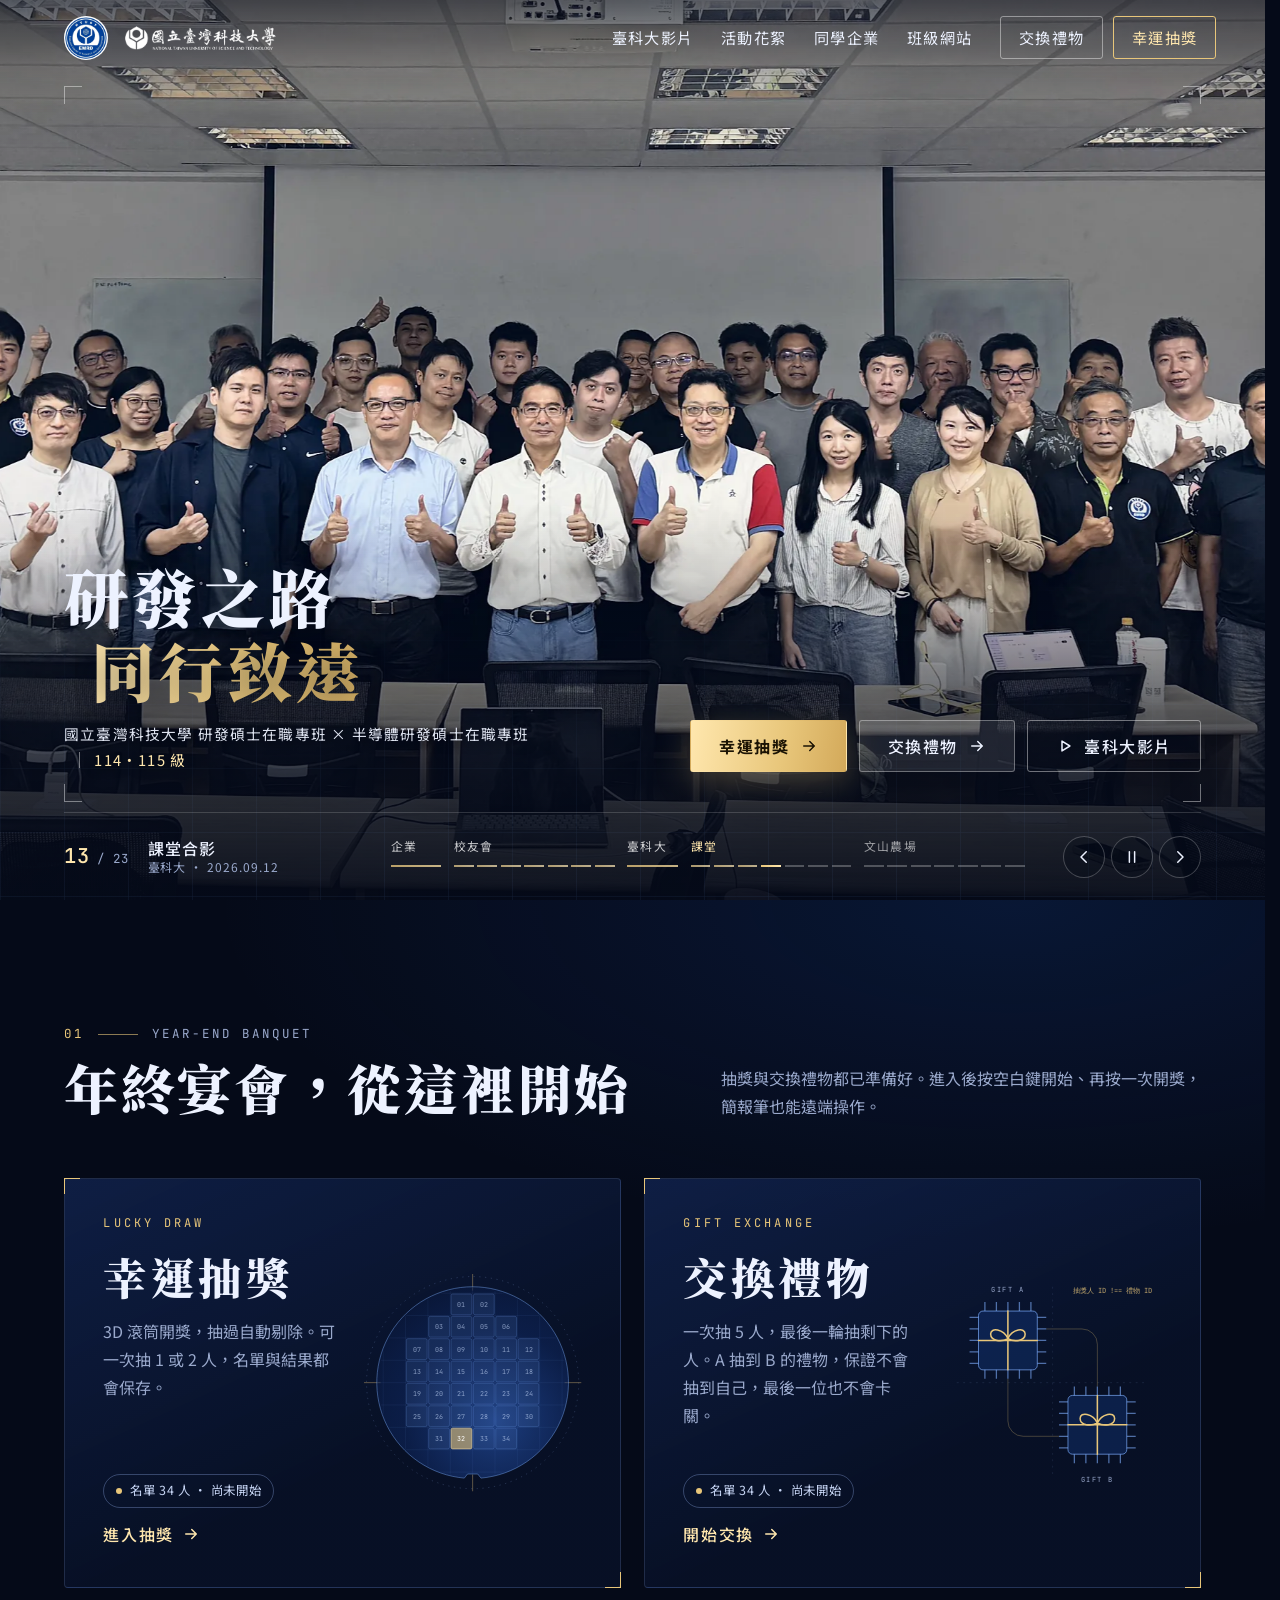
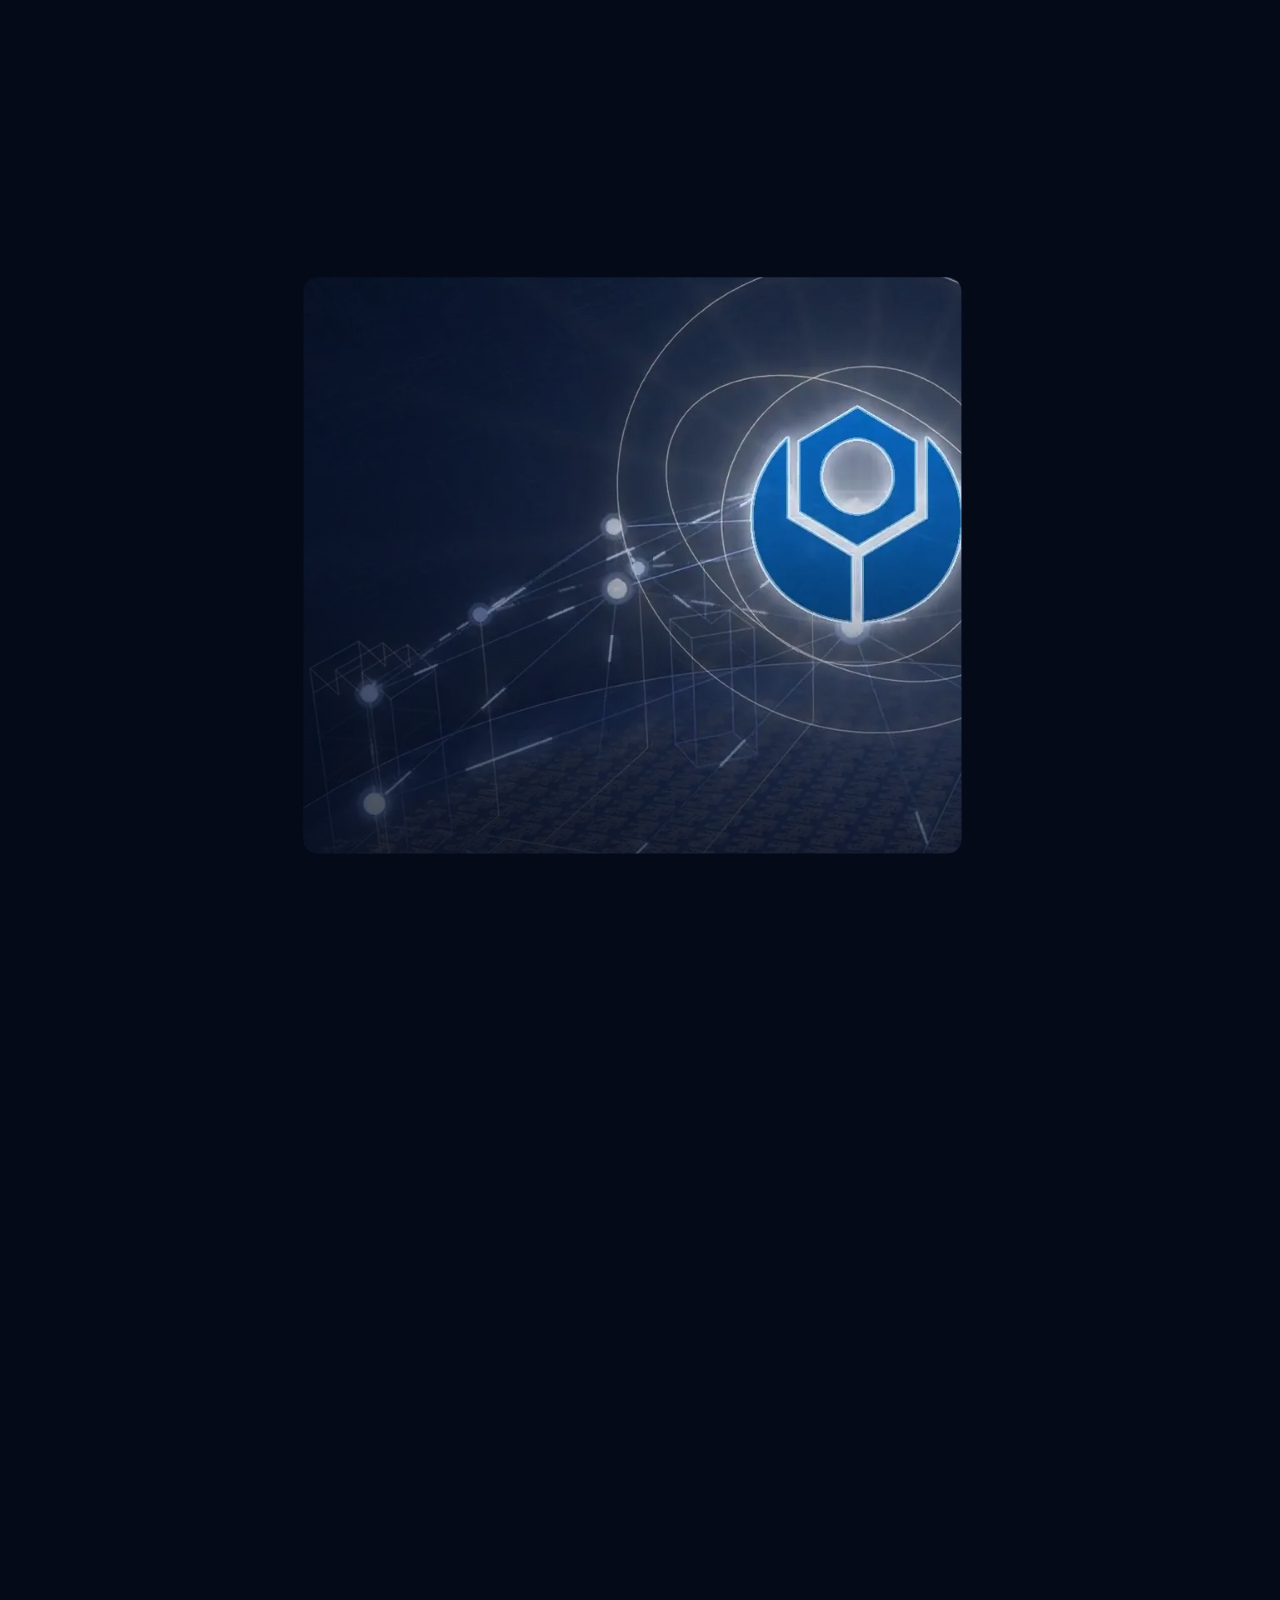
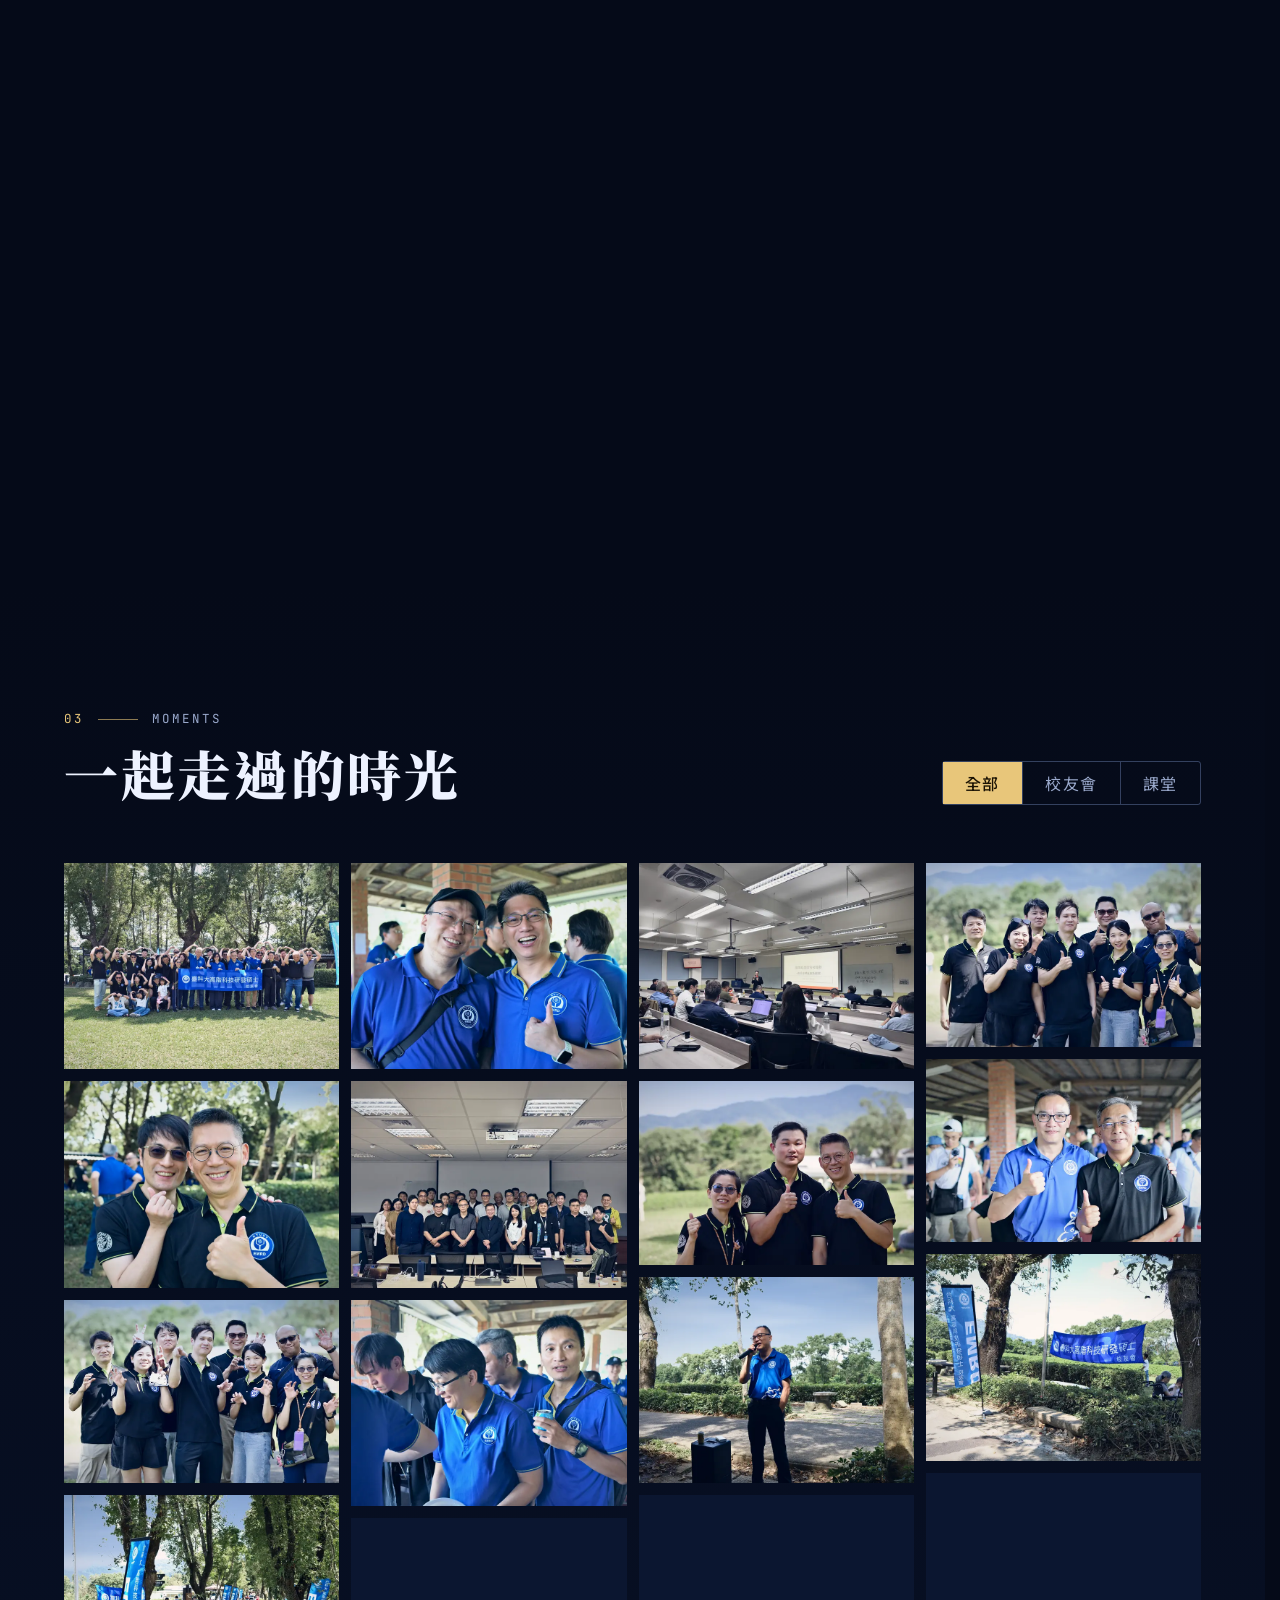
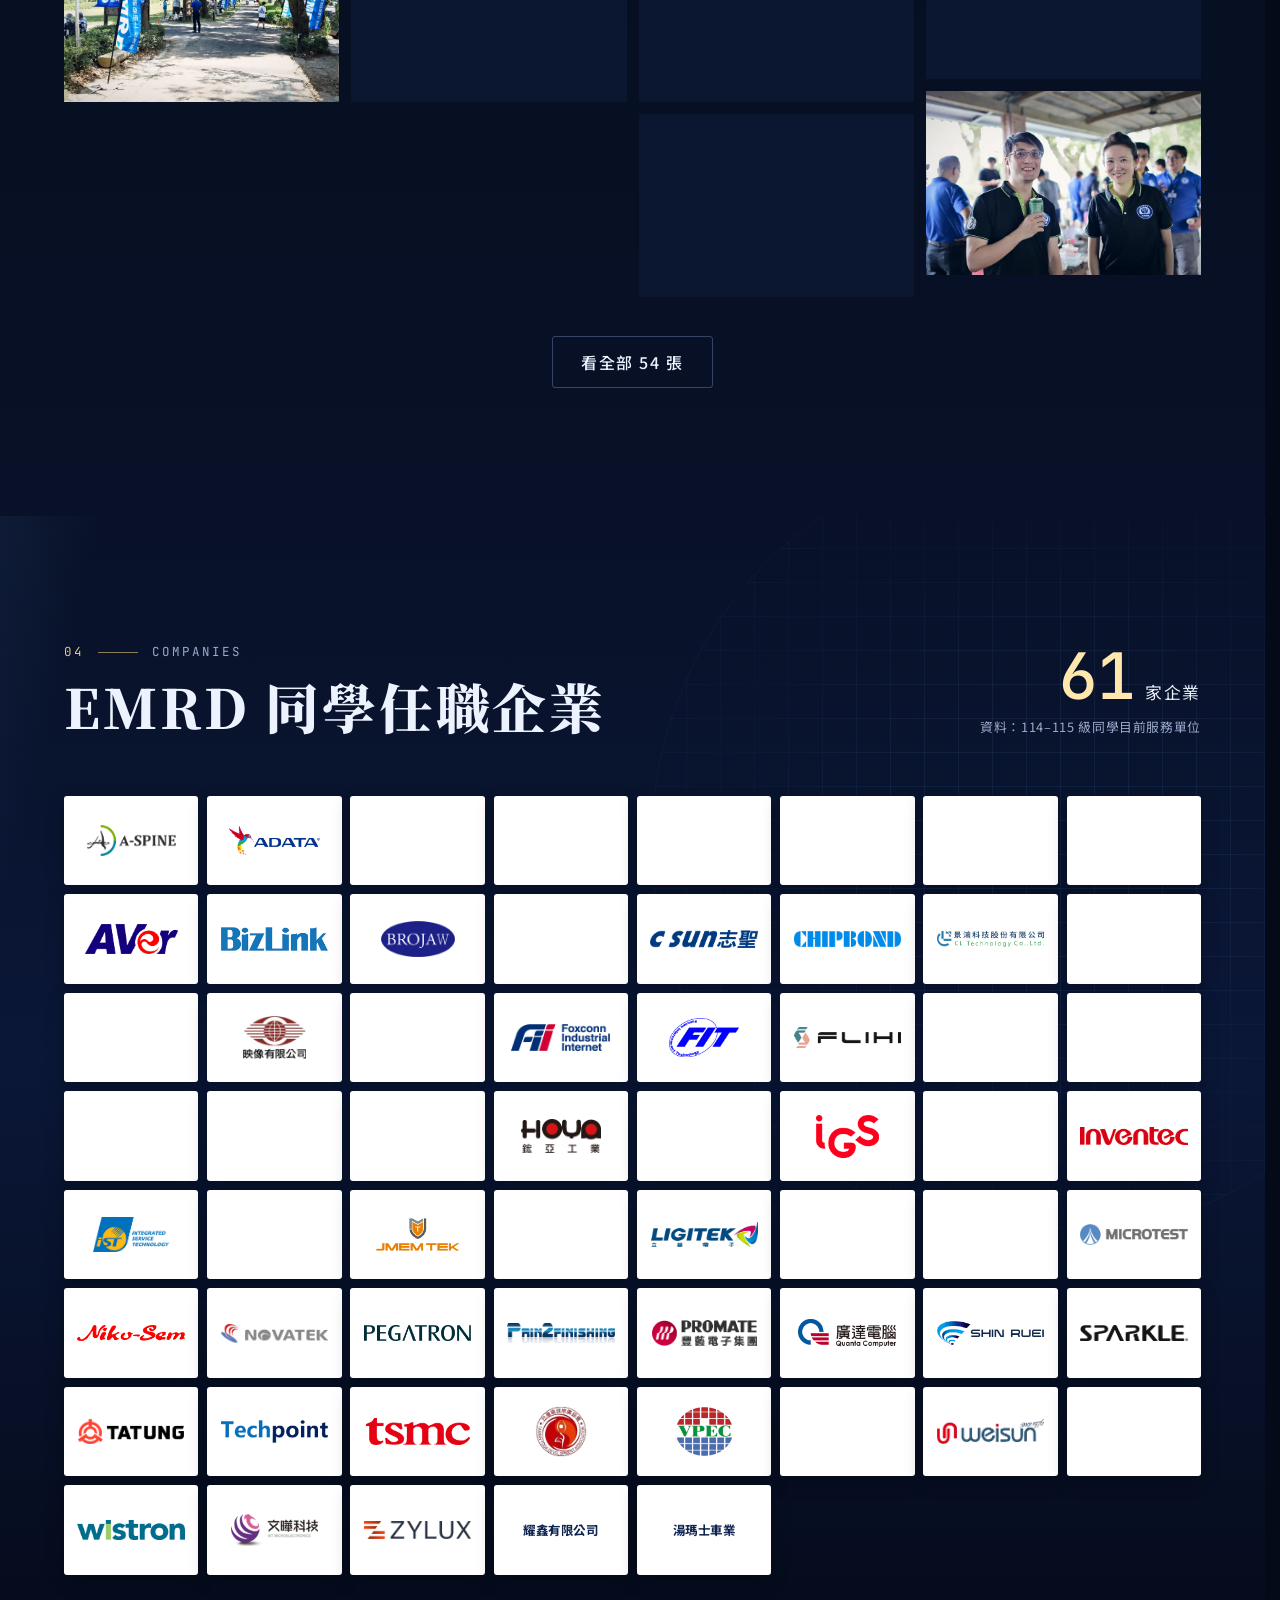
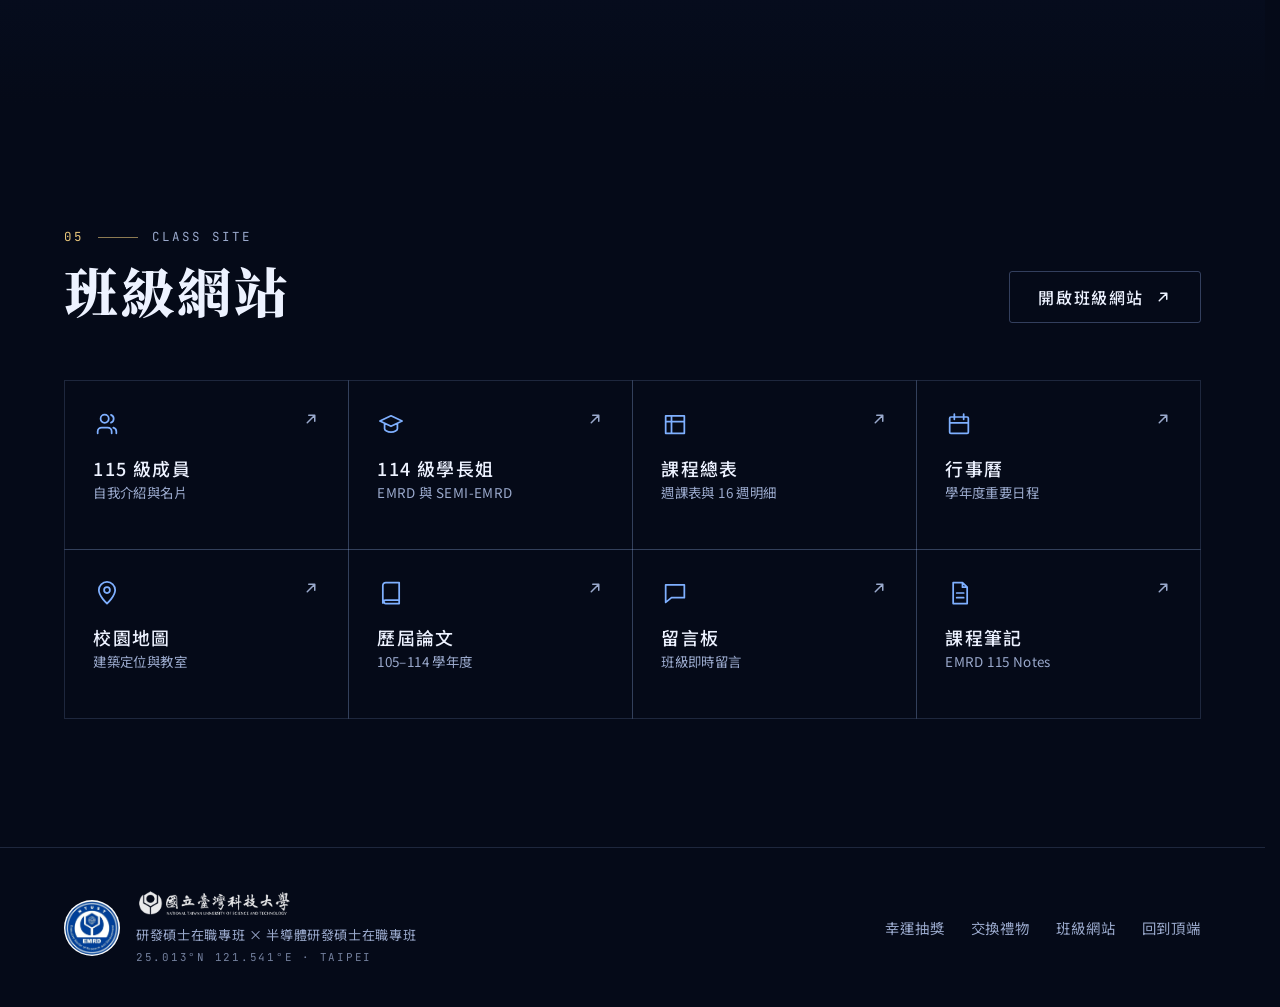
<file: index.html>
<!DOCTYPE html>
<html lang="zh-Hant-TW">
<head>
  <meta charset="utf-8">
  <meta name="viewport" content="width=device-width, initial-scale=1, viewport-fit=cover">
  <title>臺科大 EMRD × SEMI-EMRD｜班級入口</title>
  <meta name="description" content="國立臺灣科技大學 研發碩士在職專班 × 半導體研發碩士在職專班 114・115 級班級入口：活動花絮、幸運抽獎、交換禮物、同學任職企業。">
  <meta name="robots" content="noindex, nofollow">
  <meta name="theme-color" content="#050a18">
  <link rel="icon" type="image/png" href="assets/favicon.png">
  <!-- 線上字型（沒有網路時自動改用系統字型，功能不受影響） -->
  <link rel="preconnect" href="https://fonts.googleapis.com">
  <link rel="preconnect" href="https://fonts.gstatic.com" crossorigin>
  <link rel="stylesheet" href="https://fonts.googleapis.com/css2?family=JetBrains+Mono:wght@400;500&family=Noto+Sans+TC:wght@300;400;500;700&family=Noto+Serif+TC:wght@600;900&display=swap">
  <link rel="preload" as="image" href="assets/portal/logo-wall-poster.webp" media="(min-aspect-ratio: 801/1000)" fetchpriority="high">
  <link rel="preload" as="image" href="assets/portal/logo-wall-poster-m.webp" media="(max-aspect-ratio: 4/5)" fetchpriority="high">
  <link rel="stylesheet" href="css/portal.css">
  <script>document.documentElement.classList.add('js');</script>
</head>
<body>
  <a class="skip" href="#entry">跳至主要內容</a>

  <!-- ===== 導覽列 ===== -->
  <header class="nav" id="nav">
    <a class="nav-brand" href="#top" aria-label="回到頁首">
      <img class="nav-badge" src="assets/emrd-logo.png" alt="NTUST EMRD" width="44" height="44">
      <img class="nav-ntust" src="assets/ntust-logo.png" alt="國立臺灣科技大學" width="208" height="40">
    </a>
    <button class="nav-toggle" id="navToggle" type="button" aria-label="開啟選單" aria-expanded="false" aria-controls="navLinks"><i></i><i></i></button>
    <nav class="nav-links" id="navLinks" aria-label="主要導覽">
      <a href="#film">臺科大影片</a>
      <a href="#moments">活動花絮</a>
      <a href="#companies">同學企業</a>
      <a href="#links">班級網站</a>
      <a class="nav-cta" href="lucky-draw.html?mode=exchange">交換禮物</a>
      <a class="nav-cta gold" href="lucky-draw.html?mode=prize">幸運抽獎</a>
    </nav>
  </header>

  <main>
    <!-- ===== 首屏：Logo 牆動畫、校友會、臺科大影片、課堂、活動照片輪播 ===== -->
    <section class="hero on-film on-wall" id="top" aria-roledescription="carousel" aria-label="企業 Logo 牆動畫與活動照片輪播">
      <div class="hero-stage" id="heroStage">
        <div class="slide slide-film slide-wall is-active">
          <picture>
            <source media="(max-aspect-ratio: 4/5)" srcset="assets/portal/logo-wall-poster-m.webp">
            <img class="film-poster" src="assets/portal/logo-wall-poster.webp" alt="">
          </picture>
          <video muted playsinline preload="auto" aria-label="EMRD 同學任職企業 Logo 牆動畫：61 家企業"></video>
        </div>
      </div>
      <div class="hero-shade" aria-hidden="true"></div>
      <div class="hero-blueprint" aria-hidden="true"></div>
      <div class="hero-sweep" id="heroSweep" aria-hidden="true"></div>
      <div class="hero-hud" aria-hidden="true">
        <span class="hud-corner tl"></span><span class="hud-corner tr"></span>
        <span class="hud-corner bl"></span><span class="hud-corner br"></span>
      </div>

      <div class="hero-copy">
        <div class="hero-head">
          <h1 class="hero-title">
            <span class="ln"><span>研發之路</span></span>
            <span class="ln"><span class="grad">同行致遠</span></span>
          </h1>
          <p class="hero-lede">國立臺灣科技大學 研發碩士在職專班 ×&nbsp;半導體研發碩士在職專班<span class="hero-class">114・115 級</span></p>
        </div>
        <div class="hero-cta">
          <a class="btn gold" href="lucky-draw.html?mode=prize">幸運抽獎<svg viewBox="0 0 24 24" aria-hidden="true"><path d="M5 12h13M13 6l6 6-6 6"/></svg></a>
          <a class="btn glass" href="lucky-draw.html?mode=exchange">交換禮物<svg viewBox="0 0 24 24" aria-hidden="true"><path d="M5 12h13M13 6l6 6-6 6"/></svg></a>
          <a class="btn line" href="#film"><svg viewBox="0 0 24 24" aria-hidden="true"><path d="M8 5.5v13l10.5-6.5z"/></svg>臺科大影片</a>
        </div>
      </div>

      <div class="hero-bar">
        <div class="hero-cap" id="heroCap">
          <span class="hero-idx"><b>01</b><i>/ 23</i></span>
          <span class="hero-txt"><b>EMRD 同學任職企業</b><small>61 家企業 · 114–115 級</small></span>
        </div>
        <div class="hero-ticks" id="heroTicks" role="group" aria-label="選擇輪播項目"></div>
        <div class="hero-ctrl">
          <button type="button" id="heroPrev" aria-label="上一張"><svg viewBox="0 0 24 24" aria-hidden="true"><path d="M15 5l-7 7 7 7"/></svg></button>
          <button type="button" id="heroPlay" aria-label="暫停輪播"><svg viewBox="0 0 24 24" aria-hidden="true"><path class="ico-pause" d="M8.5 5v14M15.5 5v14"/><path class="ico-play" d="M8 5.5v13l10.5-6.5z"/></svg></button>
          <button type="button" id="heroNext" aria-label="下一張"><svg viewBox="0 0 24 24" aria-hidden="true"><path d="M9 5l7 7-7 7"/></svg></button>
        </div>
      </div>
    </section>

    <!-- ===== 01 年終宴會：抽獎與交換禮物 ===== -->
    <section class="entry section" id="entry">
      <div class="wrap">
        <header class="sec-head reveal">
          <div>
            <p class="sec-no"><span>01</span>YEAR-END BANQUET</p>
            <h2>年終宴會，從這裡開始</h2>
          </div>
          <p class="sec-desc">抽獎與交換禮物都已準備好。進入後按空白鍵開始、再按一次開獎，簡報筆也能遠端操作。</p>
        </header>

        <div class="duo">
          <a class="card card-draw reveal" href="lucky-draw.html?mode=prize">
            <span class="corner tl"></span><span class="corner br"></span>
            <div class="card-body">
              <p class="card-kicker">LUCKY DRAW</p>
              <h3>幸運抽獎</h3>
              <p class="card-text">3D 滾筒開獎，抽過自動剔除。可一次抽 1 或 2 人，名單與結果都會保存。</p>
              <div class="card-foot">
                <span class="chip" id="prizeStatus">名單準備中</span>
                <span class="go">進入抽獎<svg viewBox="0 0 24 24" aria-hidden="true"><path d="M5 12h13M13 6l6 6-6 6"/></svg></span>
              </div>
            </div>
            <div class="card-art">
              <svg class="wafer" id="waferArt" viewBox="-170 -170 340 340" role="img" aria-label="晶圓示意圖：每一顆晶粒代表一位同學"></svg>
            </div>
          </a>

          <a class="card card-swap reveal" href="lucky-draw.html?mode=exchange" style="--d:90ms">
            <span class="corner tl"></span><span class="corner br"></span>
            <div class="card-body">
              <p class="card-kicker">GIFT EXCHANGE</p>
              <h3>交換禮物</h3>
              <p class="card-text">一次抽 5 人，最後一輪抽剩下的人。A 抽到 B 的禮物，保證不會抽到自己，最後一位也不會卡關。</p>
              <div class="card-foot">
                <span class="chip" id="swapStatus">名單準備中</span>
                <span class="go">開始交換<svg viewBox="0 0 24 24" aria-hidden="true"><path d="M5 12h13M13 6l6 6-6 6"/></svg></span>
              </div>
            </div>
            <div class="card-art">
              <svg class="swap" viewBox="0 0 340 340" role="img" aria-label="兩顆綁著緞帶的晶片互相交換">
                <defs>
                  <g id="giftChip">
                    <path class="a-pin" d="M-36-60v14M-18-60v14M0-60v14M18-60v14M36-60v14M-36 46v14M-18 46v14M0 46v14M18 46v14M36 46v14M-60-36h14M-60-18h14M-60 0h14M-60 18h14M-60 36h14M46-36h14M46-18h14M46 0h14M46 18h14M46 36h14"/>
                    <rect class="a-body" x="-46" y="-46" width="92" height="92" rx="7"/>
                    <path class="a-ribbon" d="M0-46V46M-46 0H46"/>
                    <path class="a-ribbon" d="M0-3c-7-15-27-18-27-7s17 13 27 7zM0-3c7-15 27-18 27-7s-17 13-27 7z"/>
                  </g>
                </defs>
                <path class="a-guide" d="M20 170h300M170 20v300"/>
                <use href="#giftChip" transform="translate(100 104)"/>
                <use href="#giftChip" transform="translate(240 236)"/>
                <path class="a-trace" d="M160 86h56a24 24 0 0 1 24 24v66"/>
                <path class="a-trace" d="M180 254h-56a24 24 0 0 1-24-24v-66"/>
                <path class="a-pulse" d="M160 86h56a24 24 0 0 1 24 24v66"/>
                <path class="a-pulse pulse-b" d="M180 254h-56a24 24 0 0 1-24-24v-66"/>
                <text class="a-label" x="100" y="28" text-anchor="middle">GIFT A</text>
                <text class="a-label" x="240" y="326" text-anchor="middle">GIFT B</text>
                <text class="a-code" x="326" y="30" text-anchor="end">抽獎人 ID !== 禮物 ID</text>
              </svg>
            </div>
          </a>
        </div>
      </div>
    </section>

    <!-- ===== 02 臺科大形象動畫 ===== -->
    <section class="film" id="film" aria-label="臺科大形象動畫">
      <div class="film-sticky">
        <div class="film-frame" id="filmFrame">
          <video id="filmVideo" src="assets/video/hero-bg.mp4" poster="assets/portal/film-poster.webp" muted loop playsinline preload="metadata" aria-label="臺科大形象動畫：晶片藍圖、晶圓到 EMRD 徽章"></video>
          <div class="film-shade" aria-hidden="true"></div>
        </div>
        <div class="film-copy">
          <p class="sec-no"><span>02</span>TAIWAN TECH</p>
          <h2>從藍圖到晶圓<br><span class="grad">從課堂到產業</span></h2>
          <p class="film-text">來自 61 家企業的同學，在國立臺灣科技大學一起研發、一起前行。</p>
        </div>
        <dl class="film-stats">
          <div><dt>學程</dt><dd><b>2</b><small>EMRD × SEMI-EMRD</small></dd></div>
          <div><dt>屆別</dt><dd><b>114</b><i>・</i><b>115</b><small>級</small></dd></div>
          <div><dt>任職企業</dt><dd><b data-count="61">61</b><small>家</small></dd></div>
          <div><dt>歷屆論文</dt><dd><b data-count="229">229</b><small>篇（105–114 學年度）</small></dd></div>
        </dl>
        <button class="film-toggle" id="filmToggle" type="button" aria-label="暫停影片"><svg viewBox="0 0 24 24" aria-hidden="true"><path class="ico-pause" d="M8.5 5v14M15.5 5v14"/><path class="ico-play" d="M8 5.5v13l10.5-6.5z"/></svg></button>
      </div>
    </section>

    <!-- ===== 03 活動花絮 ===== -->
    <section class="moments section" id="moments">
      <div class="wrap">
        <header class="sec-head reveal">
          <div>
            <p class="sec-no"><span>03</span>MOMENTS</p>
            <h2>一起走過的時光</h2>
          </div>
          <div class="seg" role="group" aria-label="篩選照片">
            <button type="button" class="on" data-kind="all">全部</button>
            <button type="button" data-kind="event">校友會</button>
            <button type="button" data-kind="class">課堂</button>
          </div>
        </header>
        <div class="masonry" id="masonry"></div>
        <div class="more"><button type="button" class="btn line" id="moreBtn">看全部</button></div>
      </div>
    </section>

    <!-- ===== 04 同學企業 Logo 牆 ===== -->
    <section class="companies section" id="companies">
      <div class="wafer-bg" aria-hidden="true"></div>
      <div class="wrap">
        <header class="sec-head reveal">
          <div>
            <p class="sec-no"><span>04</span>COMPANIES</p>
            <h2>EMRD 同學任職企業</h2>
          </div>
          <div class="co-count">
            <p><b data-count="61">61</b><span>家企業</span></p>
            <small>資料：114–115 級同學目前服務單位</small>
          </div>
        </header>
        <ul class="logo-wall" id="logoWall"></ul>
      </div>
    </section>

    <!-- ===== 05 班級網站 ===== -->
    <section class="links section" id="links">
      <div class="wrap">
        <header class="sec-head reveal">
          <div>
            <p class="sec-no"><span>05</span>CLASS SITE</p>
            <h2>班級網站</h2>
          </div>
          <a class="btn line" href="https://emrd115.netlify.app/" target="_blank" rel="noopener">開啟班級網站<svg viewBox="0 0 24 24" aria-hidden="true"><path d="M7 17 17 7M9 7h8v8"/></svg></a>
        </header>
        <div class="link-grid" id="linkGrid"></div>
      </div>
    </section>
  </main>

  <footer class="foot">
    <div class="wrap foot-in">
      <div class="foot-brand">
        <img src="assets/emrd-logo.png" alt="NTUST EMRD" width="56" height="56">
        <div>
          <img class="foot-ntust" src="assets/ntust-logo.png" alt="國立臺灣科技大學" width="240" height="46">
          <p>研發碩士在職專班 × 半導體研發碩士在職專班</p>
          <p class="foot-geo">25.013°N 121.541°E · TAIPEI</p>
        </div>
      </div>
      <nav class="foot-nav" aria-label="頁尾連結">
        <a href="lucky-draw.html?mode=prize">幸運抽獎</a>
        <a href="lucky-draw.html?mode=exchange">交換禮物</a>
        <a href="https://emrd115.netlify.app/" target="_blank" rel="noopener">班級網站</a>
        <a href="#top">回到頂端</a>
      </nav>
    </div>
  </footer>

  <!-- ===== 照片燈箱 ===== -->
  <dialog class="lightbox" id="lightbox" aria-label="照片檢視">
    <button type="button" class="lb-close" id="lbClose" aria-label="關閉"><svg viewBox="0 0 24 24" aria-hidden="true"><path d="M6 6l12 12M18 6 6 18"/></svg></button>
    <button type="button" class="lb-nav prev" id="lbPrev" aria-label="上一張"><svg viewBox="0 0 24 24" aria-hidden="true"><path d="M15 5l-7 7 7 7"/></svg></button>
    <figure>
      <img id="lbImg" alt="">
      <figcaption><b id="lbCap"></b><span id="lbMeta"></span></figcaption>
    </figure>
    <button type="button" class="lb-nav next" id="lbNext" aria-label="下一張"><svg viewBox="0 0 24 24" aria-hidden="true"><path d="M9 5l7 7-7 7"/></svg></button>
  </dialog>

  <script src="js/data.js"></script>
  <script src="js/portal-data.js"></script>
  <script src="js/portal.js"></script>
</body>
</html>
</file>
<file: css/portal.css>
/* =========================================================
 * EMRD 班級入口首頁
 * 視覺語言取自臺科大影片：藍圖格線、金色走線、晶圓
 * ========================================================= */
:root {
  --ink: #050a18;
  --ink-2: #081127;
  --panel: #0b1630;
  --blue: #024395;
  --blue-2: #1f5fd6;
  --sky: #7fb0ff;
  --gold: #e8c67a;
  --gold-hi: #ffe7ae;
  --text: #edf2ff;
  --muted: #9aa9cc;
  --line: rgba(160, 190, 255, .16);
  --line-2: rgba(160, 190, 255, .3);
  --serif: "Noto Serif TC", "Source Han Serif TC", "Songti TC", "Microsoft JhengHei", serif;
  --sans: "Noto Sans TC", "Source Han Sans TC", "PingFang TC", "Microsoft JhengHei", system-ui, sans-serif;
  --mono: "JetBrains Mono", "SFMono-Regular", Consolas, "Liberation Mono", monospace;
  --gutter: clamp(20px, 5vw, 88px);
  --nav-h: 76px;
  --ease: cubic-bezier(.2, .7, .2, 1);
}

*, *::before, *::after { box-sizing: border-box; }
html {
  background: var(--ink);
  scroll-padding-top: calc(var(--nav-h) + 8px);
  scrollbar-gutter: stable;
  -webkit-text-size-adjust: 100%;
}
html.lb-open { overflow: hidden; }
@media (prefers-reduced-motion: no-preference) {
  html { scroll-behavior: smooth; }
}
body {
  margin: 0;
  background: var(--ink);
  color: var(--text);
  font-family: var(--sans);
  font-size: 16px;
  line-height: 1.75;
  -webkit-font-smoothing: antialiased;
  overflow-x: clip;
}
img, video, svg { display: block; }
a { color: inherit; text-decoration: none; }
button { font: inherit; color: inherit; }
p, h1, h2, h3, dl, dd { margin: 0; }
[hidden] { display: none !important; }
:focus-visible { outline: 2px solid var(--gold-hi); outline-offset: 3px; }
::selection { background: var(--blue-2); color: #fff; }

.skip {
  position: fixed; top: 10px; left: 10px; z-index: 100;
  padding: 8px 16px; background: var(--gold); color: #1a1204; font-weight: 700;
  transform: translateY(-200%);
}
.skip:focus { transform: none; }

.wrap { width: min(1920px, 100%); margin-inline: auto; padding-inline: var(--gutter); }
.section { position: relative; padding-block: clamp(76px, 10vw, 156px); }

.grad {
  background: linear-gradient(100deg, var(--gold-hi) 0%, var(--gold) 58%, #d8b163 100%);
  -webkit-background-clip: text;
  background-clip: text;
  color: transparent;
}

/* 轉角記號 */
.corner {
  position: absolute; width: 16px; height: 16px; pointer-events: none;
  border: 0 solid var(--gold);
  transition: width .35s var(--ease), height .35s var(--ease), opacity .35s;
}
.corner.tl { top: -1px; left: -1px; border-width: 1px 0 0 1px; }
.corner.br { right: -1px; bottom: -1px; border-width: 0 1px 1px 0; }

/* 區塊標題 */
.sec-head {
  display: flex; flex-wrap: wrap; align-items: flex-end; justify-content: space-between;
  gap: 24px 48px; margin-bottom: clamp(32px, 4.5vw, 64px);
}
.sec-no {
  display: flex; align-items: center; gap: 14px; margin-bottom: 14px;
  font: 400 .78rem/1 var(--mono); letter-spacing: .24em; color: var(--muted);
}
.sec-no span { color: var(--gold); }
.sec-no span::after {
  content: ''; display: inline-block; width: 40px; height: 1px; margin-left: 14px;
  background: var(--gold); opacity: .6; vertical-align: middle;
}
h2 {
  font-family: var(--serif); font-weight: 900;
  font-size: clamp(2rem, 4.2vw, 3.75rem); line-height: 1.22; letter-spacing: .05em;
}
.sec-desc { max-width: 30em; color: var(--muted); }

/* 捲動進場（用獨立的 translate，不會跟卡片傾斜的 transform 打架） */
.js .reveal {
  opacity: 0; translate: 0 26px;
  transition: opacity .9s var(--ease) var(--d, 0ms), translate .9s var(--ease) var(--d, 0ms);
}
.js .reveal.in { opacity: 1; translate: 0 0; }

/* ---------- 按鈕 ---------- */
.btn {
  position: relative; overflow: hidden;
  display: inline-flex; align-items: center; justify-content: center; gap: 10px;
  min-height: 52px; padding: 0 28px; border: 1px solid transparent; border-radius: 3px;
  background: none; cursor: pointer; white-space: nowrap;
  font-weight: 500; letter-spacing: .1em;
  transition: background-color .3s, border-color .3s, color .3s, box-shadow .3s, transform .3s var(--ease);
}
.btn svg {
  width: 18px; height: 18px; flex: none;
  fill: none; stroke: currentColor; stroke-width: 2; stroke-linecap: round; stroke-linejoin: round;
  transition: transform .3s var(--ease);
}
.btn:hover svg { transform: translateX(3px); }
.btn:hover { transform: translateY(-2px); }
.btn.gold {
  background: linear-gradient(100deg, var(--gold-hi), var(--gold) 60%, #d3a95a);
  color: #1b1304; font-weight: 700;
  box-shadow: 0 10px 34px rgba(232, 198, 122, .28);
}
.btn.gold::after {
  content: ''; position: absolute; inset: 0 auto 0 -40%; width: 30%;
  background: linear-gradient(90deg, transparent, rgba(255, 255, 255, .75), transparent);
  transform: skewX(-20deg);
  transition: left .7s var(--ease);
}
.btn.gold:hover { box-shadow: 0 14px 44px rgba(232, 198, 122, .46); }
.btn.gold:hover::after { left: 115%; }
.btn.glass {
  background: rgba(255, 255, 255, .1); border-color: rgba(255, 255, 255, .34);
  -webkit-backdrop-filter: blur(14px); backdrop-filter: blur(14px);
}
.btn.glass:hover { background: rgba(255, 255, 255, .2); border-color: rgba(255, 255, 255, .6); }
.btn.line { border-color: var(--line-2); }
.btn.line:hover { border-color: var(--gold); color: var(--gold-hi); }

/* ---------- 導覽列 ---------- */
.nav {
  position: fixed; inset: 0 0 auto; z-index: 50;
  display: flex; align-items: center; justify-content: space-between; gap: 24px;
  height: var(--nav-h); padding-inline: var(--gutter);
  border-bottom: 1px solid transparent;
  transition: background-color .4s, border-color .4s, height .4s var(--ease);
}
.nav.is-solid, .nav.is-open {
  height: 64px;
  background: rgba(5, 10, 24, .82); border-bottom-color: var(--line);
  -webkit-backdrop-filter: blur(16px) saturate(1.3); backdrop-filter: blur(16px) saturate(1.3);
}
.nav-brand { display: flex; align-items: center; gap: 14px; min-width: 0; }
.nav-badge { width: 44px; height: 44px; flex: none; padding: 1px; border-radius: 50%; background: #fff; }
.nav-ntust { width: auto; height: 30px; min-width: 0; object-fit: contain; filter: brightness(0) invert(1); }
.nav-links { display: flex; align-items: center; gap: clamp(16px, 2.2vw, 34px); font-size: .95rem; letter-spacing: .08em; }
.nav-links a { position: relative; padding: 6px 0; white-space: nowrap; }
.nav-links a:not(.nav-cta)::after {
  content: ''; position: absolute; inset: auto 0 0; height: 1px; background: var(--gold);
  transform: scaleX(0); transform-origin: left; transition: transform .35s var(--ease);
}
.nav-links a:not(.nav-cta):hover::after { transform: scaleX(1); }
.nav-cta {
  padding: 7px 18px !important; border: 1px solid rgba(255, 255, 255, .42); border-radius: 3px;
  transition: background-color .3s, border-color .3s, color .3s;
}
.nav-cta + .nav-cta { margin-left: calc(10px - clamp(16px, 2.2vw, 34px)); }
.nav-cta.gold { border-color: var(--gold); color: var(--gold-hi); }
.nav-cta:hover, .nav-cta.gold:hover { background: var(--gold); border-color: var(--gold); color: #1b1304; }
.nav-toggle { display: none; width: 44px; height: 44px; padding: 0; border: 0; background: none; cursor: pointer; position: relative; }
.nav-toggle i {
  position: absolute; left: 10px; right: 10px; height: 2px; background: #fff;
  transition: transform .3s var(--ease), top .3s var(--ease);
}
.nav-toggle i:nth-child(1) { top: 17px; }
.nav-toggle i:nth-child(2) { top: 25px; }
.nav.is-open .nav-toggle i:nth-child(1) { top: 21px; transform: rotate(45deg); }
.nav.is-open .nav-toggle i:nth-child(2) { top: 21px; transform: rotate(-45deg); }

/* ---------- 首屏輪播 ---------- */
.hero {
  --bar-h: 88px;
  position: relative; height: 100vh; height: 100svh; min-height: 560px;
  overflow: hidden; background: var(--ink); isolation: isolate;
}
.hero-stage { position: absolute; inset: 0; }
.slide { position: absolute; inset: 0; opacity: 0; overflow: hidden; }
.slide.is-prev { opacity: 1; z-index: 1; }
.slide.is-active { opacity: 1; z-index: 2; animation: slideFade 1.5s ease both; }
.slide img, .slide video {
  width: 100%; height: 100%; object-fit: cover;
  object-position: var(--ox, 50%) var(--oy, 50%);
  transform-origin: var(--ox, 50%) var(--oy, 50%);
}
.slide:not(.slide-film).is-active img, .slide:not(.slide-film).is-prev img { will-change: transform; animation: burnsIn 10s cubic-bezier(.3, .3, .5, 1) both; }
.slide:not(.slide-film):nth-child(even).is-active img, .slide:not(.slide-film):nth-child(even).is-prev img { animation-name: burnsOut; }
/* 影片：下層是開場靜態圖，影片有畫面後自然蓋上去 */
.slide-film { background: var(--ink); }
.slide picture { display: contents; }
.slide-film .film-poster, .slide-film video { position: absolute; inset: 0; }
/* Logo 牆影片：牆在畫面上方，裁切時保留上緣；介於直式與 16:10 之間的螢幕改成以寬度為準，兩側的 Logo 才不會被切掉 */
.slide-wall .film-poster, .slide-wall video { object-position: 50% 0; }
@media (min-aspect-ratio: 801/1000) and (max-aspect-ratio: 8/5) {
  .slide-wall .film-poster, .slide-wall video {
    inset: 0 auto auto -16%; width: 132%; max-width: none; height: auto; aspect-ratio: 2240 / 1080;
    -webkit-mask-image: linear-gradient(#000 76%, transparent);
    mask-image: linear-gradient(#000 76%, transparent);
  }
}
.hero.is-paused .slide img { animation-play-state: paused; }
@keyframes slideFade { from { opacity: 0; } to { opacity: 1; } }
@keyframes burnsIn { from { transform: scale(1.002); } to { transform: scale(1.07); } }
@keyframes burnsOut { from { transform: scale(1.07); } to { transform: scale(1.002); } }

.hero-shade {
  position: absolute; inset: 0; z-index: 3; pointer-events: none;
  background:
    linear-gradient(180deg, rgba(5, 10, 24, .62) 0%, rgba(5, 10, 24, .18) 10%, rgba(5, 10, 24, 0) 17%),
    linear-gradient(0deg, rgba(5, 10, 24, .96) 0%, rgba(5, 10, 24, .84) 13%, rgba(5, 10, 24, .46) 26%, rgba(5, 10, 24, .12) 36%, rgba(5, 10, 24, 0) 44%);
  transition: opacity .9s;
}
.hero.on-film .hero-shade { opacity: .72; }
.hero.on-wall .hero-shade { opacity: 1; background: none; }
/* Logo 牆影片：前半段卡片是白的，導覽列與標題後方要壓暗；牆拼好之後再放亮，讓 Logo 完整露出 */
.hero-shade::before, .hero-shade::after { content: ''; position: absolute; inset: 0; opacity: 0; transition: opacity 1.2s ease; }
.hero-shade::before {
  background:
    linear-gradient(180deg, rgba(5, 10, 24, .94) 0, rgba(5, 10, 24, .8) 60px, rgba(5, 10, 24, .34) 112px, rgba(5, 10, 24, 0) 176px),
    linear-gradient(0deg, rgba(5, 10, 24, .97) 0, rgba(5, 10, 24, .9) calc(var(--bar-h) + 70px), rgba(5, 10, 24, .74) calc(var(--bar-h) + 190px), rgba(5, 10, 24, .3) calc(var(--bar-h) + 270px), rgba(5, 10, 24, 0) calc(var(--bar-h) + 350px));
}
.hero-shade::after {
  background:
    linear-gradient(180deg, rgba(5, 10, 24, .5) 0, rgba(5, 10, 24, 0) 90px),
    linear-gradient(0deg, rgba(5, 10, 24, .92) 0, rgba(5, 10, 24, .66) calc(var(--bar-h) + 60px), rgba(5, 10, 24, .3) calc(var(--bar-h) + 190px), rgba(5, 10, 24, 0) calc(var(--bar-h) + 240px));
}
.hero.wall-clash .hero-shade::after { /* 標題已淡出：暗部只留給下方的控制列 */
  background:
    linear-gradient(180deg, rgba(5, 10, 24, .5) 0, rgba(5, 10, 24, 0) 70px),
    linear-gradient(0deg, rgba(5, 10, 24, .94) 0, rgba(5, 10, 24, .62) var(--bar-h), rgba(5, 10, 24, 0) calc(var(--bar-h) + 90px));
}
.hero.on-wall .hero-shade::before { opacity: 1; }
.hero.on-wall.wall-hold .hero-shade::before { opacity: 0; }
.hero.on-wall.wall-hold .hero-shade::after { opacity: 1; }
.hero-head { transition: opacity .7s ease; }
.hero.wall-clash.wall-hold .hero-head { opacity: 0; }
.hero-blueprint {
  position: absolute; inset: 0; z-index: 3; pointer-events: none;
  background-image:
    linear-gradient(rgba(127, 176, 255, .5) 1px, transparent 1px),
    linear-gradient(90deg, rgba(127, 176, 255, .5) 1px, transparent 1px);
  background-size: 64px 64px;
  opacity: .12;
  -webkit-mask-image: linear-gradient(0deg, #000 0%, rgba(0, 0, 0, .5) 18%, transparent 36%);
  mask-image: linear-gradient(0deg, #000 0%, rgba(0, 0, 0, .5) 18%, transparent 36%);
}
.hero-sweep {
  position: absolute; inset: -10% auto -10% 0; z-index: 3; width: 34%; pointer-events: none;
  background: linear-gradient(90deg, transparent, rgba(190, 215, 255, .2) 45%, rgba(255, 240, 205, .3) 55%, transparent);
  mix-blend-mode: screen;
  opacity: 0;
  transform: translateX(-130%) skewX(-16deg);
}
.hero-sweep.go { animation: sweep 1.7s var(--ease) both; }
@keyframes sweep {
  0% { opacity: 0; transform: translateX(-130%) skewX(-16deg); }
  18% { opacity: 1; }
  82% { opacity: 1; }
  100% { opacity: 0; transform: translateX(330%) skewX(-16deg); }
}
.hero-hud { position: absolute; inset: calc(var(--nav-h) + 10px) var(--gutter) calc(var(--bar-h) + 10px); z-index: 4; pointer-events: none; }
.hud-corner { position: absolute; width: 18px; height: 18px; border: 0 solid rgba(255, 255, 255, .42); }
.hud-corner.tl { top: 0; left: 0; border-width: 1px 0 0 1px; }
.hud-corner.tr { top: 0; right: 0; border-width: 1px 1px 0 0; }
.hud-corner.bl { bottom: 0; left: 0; border-width: 0 0 1px 1px; }
.hud-corner.br { bottom: 0; right: 0; border-width: 0 1px 1px 0; }

.hero-copy {
  position: absolute; z-index: 5; left: var(--gutter); right: var(--gutter);
  bottom: calc(var(--bar-h) + clamp(24px, 4.4vh, 48px));
  display: grid; grid-template-columns: minmax(0, 1fr) auto; align-items: end; gap: 20px 40px;
}
.hero-head { min-width: 0; }
.hero-title {
  margin: 0;
  font-family: var(--serif); font-weight: 900;
  font-size: clamp(2.5rem, min(5vw, 10vh), 6.4rem); line-height: 1.16; letter-spacing: .07em;
  text-shadow: 0 4px 34px rgba(5, 10, 24, .45);
}
.hero-title .ln { display: inline-block; overflow: hidden; padding: .05em .25em .34em; margin: -.05em -.25em -.34em; vertical-align: top; }
.hero-title .ln + .ln { margin-left: .17em; }
.hero-title .ln > span { display: inline-block; }
.hero-title .grad { filter: drop-shadow(0 4px 22px rgba(5, 10, 24, .5)); }
.hero-lede {
  margin-top: clamp(8px, 1.6vh, 18px);
  font-size: clamp(.92rem, 1.15vw, 1.15rem); letter-spacing: .08em; color: rgba(237, 242, 255, .94);
  text-shadow: 0 1px 12px rgba(5, 10, 24, .75);
  word-break: keep-all;
}
.hero-class {
  display: inline-block; margin-left: 1em; padding-left: 1em;
  border-left: 1px solid rgba(255, 255, 255, .42);
  line-height: 1.1; color: var(--gold-hi); white-space: nowrap;
}
.hero-cta { display: flex; flex-wrap: wrap; justify-content: flex-end; gap: 12px; }
.hero-cta .btn.line { border-color: rgba(255, 255, 255, .42); }

.hero-bar {
  position: absolute; z-index: 6; left: var(--gutter); right: var(--gutter); bottom: 0; height: var(--bar-h);
  display: grid; grid-template-columns: minmax(230px, 1fr) minmax(0, 2.2fr) auto; align-items: center; gap: clamp(16px, 3vw, 48px);
  border-top: 1px solid rgba(255, 255, 255, .16);
}
.hero-cap { display: flex; align-items: center; gap: 18px; min-width: 0; }
.hero-cap.swap .hero-txt { animation: capIn .8s var(--ease) both; }
@keyframes capIn { from { opacity: 0; transform: translateY(8px); } to { opacity: 1; transform: none; } }
.hero-idx { flex: none; font: 400 .78rem/1 var(--mono); letter-spacing: .1em; color: var(--muted); }
.hero-idx b { font-size: 1.28rem; font-weight: 500; color: var(--gold-hi); margin-right: 6px; }
.hero-idx i { font-style: normal; }
.hero-txt { display: grid; min-width: 0; line-height: 1.4; }
.hero-txt b { font-weight: 500; letter-spacing: .08em; white-space: nowrap; overflow: hidden; text-overflow: ellipsis; }
.hero-txt small { font-size: .75rem; letter-spacing: .08em; color: var(--muted); white-space: nowrap; overflow: hidden; text-overflow: ellipsis; }
.hero-ticks { display: flex; gap: clamp(8px, 1vw, 18px); min-width: 0; }
.chap { flex: var(--w, 1) 1 0; min-width: 0; display: grid; align-content: center; }
.chap-name {
  justify-self: start; max-width: 100%; padding: 2px 0; border: 0; background: none; cursor: pointer;
  font-size: .74rem; line-height: 1.3; letter-spacing: .1em; color: rgba(255, 255, 255, .58); white-space: nowrap;
  overflow: hidden; text-overflow: ellipsis;
  transition: color .3s;
}
.chap-name:hover { color: #fff; }
.chap.is-done .chap-name { color: rgba(255, 255, 255, .78); }
.chap.is-on .chap-name { color: var(--gold-hi); }
.chap-ticks { display: flex; gap: clamp(2px, .3vw, 5px); min-width: 0; }
.tick { flex: 1 1 0; min-width: 0; height: 22px; padding: 0; border: 0; background: none; cursor: pointer; display: flex; align-items: center; }
.tick i { position: relative; display: block; width: 100%; height: 2px; overflow: hidden; background: rgba(255, 255, 255, .26); transition: height .2s; }
.tick:hover i { height: 4px; }
.tick.is-film i { background: rgba(232, 198, 122, .42); }
.tick i::after {
  content: ''; position: absolute; inset: 0;
  background: linear-gradient(90deg, var(--gold), var(--gold-hi));
  transform: scaleX(0); transform-origin: left;
}
.tick.done i::after { transform: scaleX(1); opacity: .62; }
.tick.on i::after { animation: tickFill var(--dur, 6500ms) linear forwards; }
.hero.is-paused .tick.on i::after, .hero.is-waiting .tick.on i::after { animation-play-state: paused; }
@keyframes tickFill { from { transform: scaleX(0); } to { transform: scaleX(1); } }
.hero-ctrl { display: flex; gap: 6px; }
.hero-ctrl button, .film-toggle {
  display: grid; place-items: center; width: 42px; height: 42px; padding: 0;
  border: 1px solid rgba(255, 255, 255, .24); border-radius: 50%;
  background: rgba(5, 10, 24, .32); cursor: pointer;
  transition: background-color .25s, border-color .25s, color .25s;
}
.hero-ctrl button:hover, .film-toggle:hover { background: var(--gold); border-color: var(--gold); color: #1b1304; }
.hero-ctrl svg, .film-toggle svg {
  width: 18px; height: 18px;
  fill: none; stroke: currentColor; stroke-width: 2; stroke-linecap: round; stroke-linejoin: round;
}
.ico-play { display: none; }
.user-paused .ico-pause { display: none; }
.user-paused .ico-play { display: block; }

/* 進場 */
.js .hero-lede, .js .hero-cta, .js .hero-bar, .js .hero-hud { animation: fadeUp 1.1s var(--ease) both; }
.js .hero-title .ln > span { animation: rise 1.2s var(--ease) .25s both; }
.js .hero-title .ln:nth-child(2) > span { animation-delay: .38s; }
.js .hero-lede { animation-delay: .62s; }
.js .hero-cta { animation-delay: .76s; }
.js .hero-bar { animation-delay: .9s; }
.js .hero-hud { animation-delay: 1.05s; }
@keyframes fadeUp { from { opacity: 0; transform: translateY(14px); } to { opacity: 1; transform: none; } }
@keyframes rise { from { transform: translateY(142%); } to { transform: none; } }

/* ---------- 01 抽獎入口 ---------- */
.entry { background: radial-gradient(90% 60% at 80% 0%, rgba(31, 95, 214, .15), transparent 70%), var(--ink); }
.duo { display: grid; grid-template-columns: repeat(2, minmax(0, 1fr)); gap: clamp(14px, 1.8vw, 26px); }
.card {
  --rx: 0deg; --ry: 0deg; --mx: 50%; --my: 50%;
  position: relative; display: grid; grid-template-columns: minmax(0, 1.04fr) minmax(0, .96fr); align-items: center;
  gap: clamp(12px, 2vw, 32px); min-height: clamp(380px, 32vw, 500px); padding: clamp(24px, 3vw, 48px);
  border: 1px solid var(--line); border-radius: 4px;
  background: linear-gradient(155deg, rgba(23, 47, 104, .55), rgba(8, 17, 39, .92) 62%);
  transform: perspective(1400px) rotateX(var(--rx)) rotateY(var(--ry));
}
.js .card.reveal {
  transition:
    opacity .9s var(--ease) var(--d, 0ms), translate .9s var(--ease) var(--d, 0ms),
    transform .45s var(--ease), border-color .35s, box-shadow .45s;
}
.card::before {
  content: ''; position: absolute; inset: 0; border-radius: inherit; pointer-events: none;
  background: radial-gradient(420px circle at var(--mx) var(--my), rgba(127, 176, 255, .18), transparent 70%);
  opacity: 0; transition: opacity .35s;
}
.card:hover { border-color: rgba(232, 198, 122, .5); box-shadow: 0 30px 80px rgba(2, 8, 28, .7), 0 0 50px rgba(31, 95, 214, .14); }
.card:hover::before { opacity: 1; }
.card:hover .corner { width: 34px; height: 34px; }
.card-body { position: relative; display: flex; flex-direction: column; height: 100%; min-width: 0; }
.card-kicker { font: 400 .75rem/1 var(--mono); letter-spacing: .26em; color: var(--gold); }
.card h3 {
  margin: clamp(14px, 1.6vw, 22px) 0 clamp(10px, 1.2vw, 16px);
  font-family: var(--serif); font-weight: 900; font-size: clamp(2rem, 3.4vw, 3.3rem); line-height: 1.2; letter-spacing: .08em;
}
.card-text { color: var(--muted); }
.card-foot { display: flex; flex-wrap: wrap; align-items: center; justify-content: space-between; gap: 12px; margin-top: auto; padding-top: 24px; }
.chip {
  display: inline-flex; align-items: center; gap: 8px; padding: 5px 12px;
  border: 1px solid var(--line-2); border-radius: 99px;
  font-size: .78rem; letter-spacing: .05em; color: #c7d6f5; white-space: nowrap;
}
.chip::before { content: ''; width: 6px; height: 6px; border-radius: 50%; background: var(--gold); }
.go { display: inline-flex; align-items: center; gap: 8px; color: var(--gold-hi); letter-spacing: .1em; font-weight: 500; white-space: nowrap; }
.go svg {
  width: 18px; height: 18px;
  fill: none; stroke: currentColor; stroke-width: 2; stroke-linecap: round; stroke-linejoin: round;
  transition: transform .3s var(--ease);
}
.card:hover .go svg { transform: translateX(6px); }
.card-art { position: relative; min-width: 0; }
.card-art svg { width: 100%; height: auto; max-height: 420px; margin-inline: auto; overflow: visible; }

/* 晶圓 */
.w-ring { fill: none; stroke: var(--line-2); stroke-width: 1; stroke-dasharray: 2 7; transform-box: fill-box; transform-origin: center; animation: spin 80s linear infinite; }
.w-cross { fill: none; stroke: rgba(232, 198, 122, .6); stroke-width: 1; }
.w-disc { fill: url(#waferSheen); stroke: rgba(127, 176, 255, .55); stroke-width: 1.2; }
.w-streets { fill: none; stroke: rgba(127, 176, 255, .13); stroke-width: .8; }
.die rect { fill: rgba(127, 176, 255, .1); stroke: rgba(127, 176, 255, .42); stroke-width: .8; transition: fill .3s, stroke .3s; }
.die text {
  fill: rgba(205, 222, 255, .62); font-family: var(--mono); font-size: var(--fs, 12px);
  text-anchor: middle; dominant-baseline: central; transition: fill .3s;
}
.die.off rect { fill: rgba(5, 10, 24, .55); stroke: rgba(127, 176, 255, .14); }
.die.off text { fill: rgba(205, 222, 255, .16); }
.die.hot rect { fill: rgba(232, 198, 122, .6); stroke: var(--gold-hi); transition: none; }
.die.hot text { fill: #fff; transition: none; }
.die.win rect { fill: var(--gold-hi); stroke: #fff; filter: drop-shadow(0 0 7px rgba(255, 225, 150, .95)); transition: none; }
.die.win text { fill: #1b1304; font-weight: 500; transition: none; }
@keyframes spin { to { transform: rotate(360deg); } }

/* 交換禮物 */
.a-guide { fill: none; stroke: var(--line); stroke-dasharray: 3 7; }
.a-pin { fill: none; stroke: rgba(127, 176, 255, .6); stroke-width: 2; }
.a-body { fill: rgba(31, 95, 214, .2); stroke: rgba(127, 176, 255, .75); stroke-width: 1.4; }
.a-ribbon { fill: none; stroke: var(--gold); stroke-width: 2.4; stroke-linecap: round; stroke-linejoin: round; }
.a-trace { fill: none; stroke: rgba(232, 198, 122, .3); stroke-width: 1.4; }
.a-pulse {
  fill: none; stroke: var(--gold-hi); stroke-width: 2.4; stroke-linecap: round;
  stroke-dasharray: 28 300; stroke-dashoffset: 28;
  filter: drop-shadow(0 0 5px rgba(255, 225, 150, .9));
  animation: pulse 3.2s cubic-bezier(.45, 0, .55, 1) infinite;
}
.a-pulse.pulse-b { animation-delay: 1.6s; }
@keyframes pulse {
  0% { stroke-dashoffset: 28; opacity: 0; }
  10% { opacity: 1; }
  70% { opacity: 1; }
  80%, 100% { stroke-dashoffset: -165; opacity: 0; }
}
.a-label { fill: var(--muted); font-family: var(--mono); font-size: 11px; letter-spacing: .22em; }
.a-code { fill: rgba(232, 198, 122, .82); font-family: var(--mono); font-size: 11px; font-variant-ligatures: none; }

/* ---------- 02 影片 ---------- */
.film { position: relative; height: 230vh; background: var(--ink); }
.film-sticky { position: sticky; top: 0; height: 100vh; overflow: hidden; }
.film-frame {
  position: absolute; inset: 0;
  clip-path: inset(calc((1 - var(--e, 1)) * 18%) calc((1 - var(--e, 1)) * 24%) round calc((1 - var(--e, 1)) * 14px));
  will-change: clip-path;
}
.film-frame video { width: 100%; height: 100%; object-fit: cover; background: var(--ink-2); }
.film-shade {
  position: absolute; inset: 0; pointer-events: none;
  background:
    linear-gradient(0deg, rgba(5, 10, 24, .9) 0%, rgba(5, 10, 24, .3) 30%, rgba(5, 10, 24, 0) 52%),
    linear-gradient(90deg, rgba(5, 10, 24, .78) 0%, rgba(5, 10, 24, .26) 36%, rgba(5, 10, 24, 0) 56%);
}
.film-copy {
  position: absolute; z-index: 2; left: var(--gutter); top: 50%; width: min(620px, 42vw);
  transform: translateY(-58%);
  opacity: 0; translate: 0 22px; transition: opacity .8s var(--ease), translate .8s var(--ease);
}
.film-copy h2 { font-size: clamp(2.2rem, min(4.3vw, 8vh), 4.6rem); }
.film-text { margin-top: 18px; max-width: 26em; color: #d5deF4; letter-spacing: .04em; }
.film-stats {
  position: absolute; z-index: 2; left: var(--gutter); right: var(--gutter); bottom: clamp(20px, 4vh, 44px);
  display: grid; grid-template-columns: repeat(4, minmax(0, 1fr));
  border-top: 1px solid rgba(255, 255, 255, .2);
  opacity: 0; translate: 0 22px; transition: opacity .8s var(--ease) .12s, translate .8s var(--ease) .12s;
}
.film.open .film-copy, .film.open .film-stats { opacity: 1; translate: 0 0; }
.film-stats > div { padding: 16px 20px 0 0; min-width: 0; }
.film-stats dt { font-size: .78rem; letter-spacing: .14em; color: var(--muted); }
.film-stats dd { display: flex; flex-wrap: wrap; align-items: baseline; gap: 0 8px; margin-top: 4px; }
.film-stats b { font: 500 clamp(1.8rem, 3vw, 3rem)/1.15 var(--mono); color: var(--gold-hi); }
.film-stats i { font: 500 clamp(1.1rem, 2vw, 2rem)/1 var(--mono); font-style: normal; color: var(--gold); margin-inline: -4px; }
.film-stats small { font-size: .8rem; letter-spacing: .04em; color: #c7d6f5; }
.film-toggle {
  position: absolute; z-index: 3; right: var(--gutter); top: calc(var(--nav-h) + 8px);
  opacity: 0; visibility: hidden;
  transition: opacity .5s, visibility .5s, background-color .25s, border-color .25s, color .25s;
}
.film.open .film-toggle { opacity: 1; visibility: visible; }

/* ---------- 03 活動花絮 ---------- */
.moments { background: linear-gradient(180deg, var(--ink), var(--ink-2)); }
.seg { display: inline-flex; border: 1px solid var(--line-2); border-radius: 3px; }
.seg button {
  min-height: 42px; padding: 0 22px; border: 0; background: none; cursor: pointer;
  letter-spacing: .1em; color: var(--muted);
  transition: background-color .25s, color .25s;
}
.seg button + button { border-left: 1px solid var(--line-2); }
.seg button:hover { color: var(--text); }
.seg button.on { background: var(--gold); color: #1b1304; font-weight: 500; }
.masonry { columns: 4 260px; column-gap: 12px; }
.shot {
  position: relative; display: block; width: 100%; margin: 0 0 12px; padding: 0; border: 0; overflow: hidden;
  background: var(--panel); cursor: zoom-in; break-inside: avoid;
  animation: shotIn .8s ease var(--d, 0ms) backwards;
}
@keyframes shotIn { from { opacity: 0; } }
.shot img { width: 100%; height: auto; transition: transform 1.1s var(--ease), filter .5s; }
.shot:hover img, .shot:focus-visible img { transform: scale(1.045); filter: brightness(1.06); }
.shot-cap {
  position: absolute; inset: auto 0 0; display: flex; align-items: baseline; justify-content: space-between; gap: 12px;
  padding: 36px 14px 10px; text-align: left; line-height: 1.4;
  background: linear-gradient(0deg, rgba(5, 10, 24, .88), transparent);
  opacity: 0; transform: translateY(8px); transition: opacity .35s, transform .35s var(--ease);
}
.shot-cap b { font-weight: 500; font-size: .86rem; letter-spacing: .06em; }
.shot-cap small { flex: none; font: 400 .7rem/1 var(--mono); color: var(--gold-hi); }
.shot:hover .shot-cap, .shot:focus-visible .shot-cap { opacity: 1; transform: none; }
.shot .corner { opacity: 0; top: auto; }
.shot .corner.tl { top: 8px; left: 8px; }
.shot .corner.br { right: 8px; bottom: 8px; }
.shot:hover .corner { opacity: 1; }
.more { display: flex; justify-content: center; margin-top: clamp(24px, 3vw, 44px); }

/* 燈箱 */
.lightbox {
  width: 100vw; height: 100vh; height: 100dvh; max-width: none; max-height: none;
  margin: 0; padding: 0; border: 0; color: var(--text);
  background: rgba(3, 6, 16, .96);
}
.lightbox::backdrop { background: rgba(3, 6, 16, .9); }
.lightbox[open] { display: grid; place-items: center; animation: slideFade .3s ease both; }
.lightbox figure { margin: 0; display: grid; justify-items: center; gap: 12px; max-width: 100%; padding-inline: 12px; }
.lightbox img { max-width: min(calc(100vw - 150px), 1840px); max-height: calc(100vh - 110px); max-height: calc(100dvh - 110px); width: auto; height: auto; box-shadow: 0 30px 90px rgba(0, 0, 0, .7); }
.lightbox figcaption { display: flex; flex-wrap: wrap; justify-content: center; gap: 2px 18px; letter-spacing: .06em; line-height: 1.5; }
.lightbox figcaption b { font-weight: 500; }
.lightbox figcaption span { font: 400 .8rem/1.7 var(--mono); color: var(--gold-hi); }
.lb-close, .lb-nav {
  position: absolute; z-index: 2; display: grid; place-items: center; width: 48px; height: 48px; padding: 0;
  border: 1px solid rgba(255, 255, 255, .24); border-radius: 50%; background: rgba(5, 10, 24, .5); cursor: pointer;
  transition: background-color .25s, border-color .25s, color .25s;
}
.lb-close:hover, .lb-nav:hover { background: var(--gold); border-color: var(--gold); color: #1b1304; }
.lb-close svg, .lb-nav svg {
  width: 20px; height: 20px;
  fill: none; stroke: currentColor; stroke-width: 2; stroke-linecap: round; stroke-linejoin: round;
}
.lb-close { top: 18px; right: 18px; }
.lb-nav { top: 50%; margin-top: -24px; }
.lb-nav.prev { left: 16px; }
.lb-nav.next { right: 16px; }

/* ---------- 04 Logo 牆 ---------- */
.companies { overflow: hidden; background: linear-gradient(180deg, var(--ink-2), #0a1737 46%, var(--ink)); }
.companies::after {
  content: ''; position: absolute; top: -10%; bottom: -10%; left: 0; width: 18%; pointer-events: none; z-index: 2;
  background: linear-gradient(90deg, transparent, rgba(110, 165, 255, .08) 50%, transparent);
  transform: translateX(-120%) skewX(-14deg);
  animation: wallScan 13s linear infinite;
}
@keyframes wallScan {
  0% { transform: translateX(-120%) skewX(-14deg); }
  62%, 100% { transform: translateX(680%) skewX(-14deg); }
}
.wafer-bg {
  position: absolute; right: -14vw; top: -6%; width: 62vw; aspect-ratio: 1; border-radius: 50%; pointer-events: none;
  border: 1px solid var(--line);
  background-image:
    linear-gradient(rgba(127, 176, 255, .16) 1px, transparent 1px),
    linear-gradient(90deg, rgba(127, 176, 255, .16) 1px, transparent 1px);
  background-size: 34px 34px;
  -webkit-mask-image: radial-gradient(closest-side, #000 40%, rgba(0, 0, 0, .25) 84%, rgba(0, 0, 0, .5) 100%);
  mask-image: radial-gradient(closest-side, #000 40%, rgba(0, 0, 0, .25) 84%, rgba(0, 0, 0, .5) 100%);
  opacity: .5;
}
.companies .wrap { position: relative; z-index: 1; }
.co-count { text-align: right; }
.co-count p { display: inline-flex; align-items: baseline; gap: 10px; line-height: 1; }
.co-count b { font: 500 clamp(2.8rem, 5vw, 4.6rem)/1 var(--mono); color: var(--gold-hi); }
.co-count span { font-size: 1.05rem; letter-spacing: .1em; }
.co-count small { display: block; margin-top: 8px; font-size: .8rem; letter-spacing: .05em; color: var(--muted); }
.logo-wall {
  display: grid; grid-template-columns: repeat(auto-fill, minmax(clamp(112px, 10.2vw, 172px), 1fr)); gap: clamp(6px, .7vw, 10px);
  margin: 0; padding: 0; list-style: none;
}
.logo {
  position: relative; aspect-ratio: 3 / 2; overflow: hidden; border-radius: 3px; background: #fff;
  box-shadow: 0 6px 18px rgba(0, 0, 0, .28);
  transition: transform .3s var(--ease), box-shadow .3s, opacity .3s;
}
.logo img { position: absolute; inset: 0; margin: auto; height: auto; max-width: 88%; max-height: 74%; object-fit: contain; }
.logo-wall.in .logo { animation: logoIn .7s var(--ease) var(--d, 0ms) backwards; }
.js .logo-wall:not(.in) .logo { opacity: 0; }
@keyframes logoIn { from { opacity: 0; translate: 0 14px; } }
.logo-wall:has(.logo:hover) .logo:not(:hover) { opacity: .5; }
.logo:hover { z-index: 3; transform: translateY(-4px) scale(1.06); box-shadow: 0 0 0 2px var(--gold), 0 18px 44px rgba(0, 0, 0, .6); }
.logo:not(.is-text)::after {
  content: attr(data-name); position: absolute; inset: auto 0 0; padding: 3px 6px;
  background: rgba(5, 10, 24, .94); color: #fff; font-size: .72rem; line-height: 1.4; text-align: center;
  transform: translateY(100%); transition: transform .25s var(--ease);
}
.logo:hover::after { transform: none; }
.logo.is-text { display: grid; place-items: center; padding: 8px; }
.logo.is-text span { color: #0f2350; font-weight: 700; font-size: clamp(.78rem, .95vw, .95rem); line-height: 1.35; letter-spacing: .05em; text-align: center; }

/* ---------- 05 班級網站 ---------- */
.link-grid { display: grid; grid-template-columns: repeat(4, minmax(0, 1fr)); padding: 1px 0 0 1px; }
.link-tile {
  position: relative; display: grid; align-content: start; min-height: 170px; margin: -1px 0 0 -1px; padding: clamp(18px, 2.2vw, 32px);
  border: 1px solid var(--line);
}
.js .link-tile.reveal {
  transition:
    opacity .9s var(--ease) var(--d, 0ms), translate .9s var(--ease) var(--d, 0ms),
    background-color .3s, border-color .3s;
}
.link-tile:hover { z-index: 1; background: rgba(31, 95, 214, .12); border-color: rgba(232, 198, 122, .5); }
.link-ico {
  width: 28px; height: 28px; margin-bottom: 18px;
  fill: none; stroke: var(--sky); stroke-width: 1.5; stroke-linecap: round; stroke-linejoin: round;
  transition: stroke .3s;
}
.link-tile:hover .link-ico { stroke: var(--gold-hi); }
.link-tile b { font-weight: 500; font-size: 1.12rem; letter-spacing: .08em; line-height: 1.4; }
.link-tile small { color: var(--muted); font-size: .84rem; letter-spacing: .03em; }
.link-out {
  position: absolute; top: clamp(18px, 2.2vw, 32px); right: clamp(18px, 2.2vw, 32px); width: 18px; height: 18px;
  fill: none; stroke: var(--muted); stroke-width: 2; stroke-linecap: round; stroke-linejoin: round;
  transition: transform .3s var(--ease), stroke .3s;
}
.link-tile:hover .link-out { transform: translate(3px, -3px); stroke: var(--gold-hi); }

/* ---------- 頁尾 ---------- */
.foot { border-top: 1px solid var(--line); padding-block: 40px; }
.foot-in { display: flex; flex-wrap: wrap; align-items: center; justify-content: space-between; gap: 24px 48px; }
.foot-brand { display: flex; align-items: center; gap: 16px; min-width: 0; }
.foot-brand > img { width: 56px; height: 56px; flex: none; padding: 1px; border-radius: 50%; background: #fff; }
.foot-ntust { width: auto; height: 30px; max-width: 100%; object-fit: contain; filter: brightness(0) invert(1); opacity: .92; }
.foot-brand p { margin-top: 6px; font-size: .82rem; letter-spacing: .05em; color: var(--muted); text-wrap: balance; }
.foot-brand .foot-geo { margin-top: 2px; font: 400 .68rem/1.6 var(--mono); letter-spacing: .16em; opacity: .75; }
.foot-nav { display: flex; flex-wrap: wrap; gap: 8px 26px; font-size: .9rem; letter-spacing: .06em; color: var(--muted); }
.foot-nav a { transition: color .25s; }
.foot-nav a:hover { color: var(--gold-hi); }

/* ---------- 響應式 ---------- */
@media (max-width: 1240px) {
  .hero-copy { grid-template-columns: minmax(0, 1fr); }
  .hero-title { font-size: clamp(2.5rem, min(7.6vw, 9vh), 5.6rem); }
  .hero-cta { justify-content: flex-start; }
  .card { grid-template-columns: minmax(0, 1fr); align-content: start; }
  .card-art { order: -1; }
  .card-art svg { max-height: 300px; }
  .card-foot { margin-top: 0; }
}
@media (max-width: 1000px) {
  .nav-toggle { display: block; flex: none; }
  .nav-links {
    position: absolute; top: 100%; left: 0; right: 0;
    flex-direction: column; align-items: stretch; gap: 0; padding: 8px var(--gutter) 20px;
    background: rgba(5, 10, 24, .97); border-bottom: 1px solid var(--line);
    visibility: hidden; opacity: 0; transform: translateY(-8px);
    transition: opacity .25s, transform .25s var(--ease), visibility .25s;
  }
  .nav.is-open .nav-links { visibility: visible; opacity: 1; transform: none; }
  .nav-links a { padding: 13px 0; border-bottom: 1px solid var(--line); }
  .nav-links a:not(.nav-cta)::after { display: none; }
  .nav-cta { margin-top: 14px; padding: 12px 18px !important; text-align: center; border-bottom-color: rgba(255, 255, 255, .42); }
  .nav-cta + .nav-cta { margin-left: 0; margin-top: 10px; }
  .nav-cta.gold { border-bottom-color: var(--gold); }
  .hero-bar { grid-template-columns: minmax(0, 1fr) auto; grid-template-rows: auto auto; row-gap: 0; align-content: center; }
  .hero-ticks { grid-column: 1 / -1; grid-row: 2; }
  .hero { --bar-h: 106px; }
  .link-grid { grid-template-columns: repeat(2, minmax(0, 1fr)); }
}
@media (max-width: 899px) {
  .film { height: auto; }
  .film-sticky { position: relative; height: auto; overflow: visible; }
  .film-frame { position: relative; aspect-ratio: 16 / 9; clip-path: none; }
  .film-shade { background: linear-gradient(0deg, var(--ink) 0%, rgba(5, 10, 24, 0) 34%); }
  .film-copy, .film-stats { position: static; width: auto; transform: none; opacity: 1; translate: 0 0; }
  .film-copy { padding: 20px var(--gutter) 0; }
  .film-stats { grid-template-columns: repeat(2, minmax(0, 1fr)); margin: 28px var(--gutter) 0; padding-bottom: 8px; }
  .film-toggle { top: 12px; right: 12px; opacity: 1; visibility: visible; }
  .film { padding-bottom: clamp(48px, 8vw, 80px); }
}
@media (max-width: 820px) {
  .duo { grid-template-columns: minmax(0, 1fr); }
  .card { min-height: 0; }
  .card-art svg { max-height: 260px; }
  .hud-corner.bl, .hud-corner.br { display: none; }
}
@media (max-width: 600px) {
  :root { --nav-h: 64px; }
  .nav-ntust { height: 22px; }
  .nav-badge { width: 38px; height: 38px; }
  .hero { --bar-h: 104px; }
  .hero-copy { bottom: calc(var(--bar-h) + 14px); gap: 14px; }
  .hero-title { font-size: clamp(1.75rem, 9.5vw, 4rem); white-space: nowrap; }
  .hero-title .ln + .ln { margin-left: .03em; }
  .hero-lede { font-size: .84rem; letter-spacing: .02em; }
  .hero-class { margin-left: .7em; padding-left: .7em; }
  .hero-cta { gap: 8px; flex-wrap: nowrap; }
  .hero-cta .btn { min-height: 46px; padding: 0 14px; flex: 1 1 0; letter-spacing: .06em; }
  .hero-cta .btn svg { width: 16px; height: 16px; }
  .hero-cta .btn.line { display: none; }
  .hero-cap { gap: 12px; }
  .hero-idx i { display: none; }
  .hero-ctrl button { width: 38px; height: 38px; }
  .hero-ticks { gap: 8px; }
  .chap { flex: 1 1 0; position: relative; }
  .chap-name { font-size: .7rem; letter-spacing: .04em; }
  .chap-name::after { content: ''; position: absolute; inset: 0; } /* 手機的短線太細，整塊都可以點章節 */
  .chap-ticks { gap: 2px; pointer-events: none; }
  .tick { height: 14px; }
  .hud-corner { display: none; }
  .sec-head { flex-direction: column; align-items: flex-start; }
  .co-count { text-align: left; }
  .masonry { columns: 2 140px; column-gap: 8px; }
  .shot { margin-bottom: 8px; }
  .seg { width: 100%; }
  .seg button { flex: 1; padding: 0 8px; }
  .logo-wall { grid-template-columns: repeat(3, minmax(0, 1fr)); }
  .link-tile { min-height: 148px; }
  .lb-nav { top: auto; bottom: 14px; margin-top: 0; }
  .lightbox img { max-width: calc(100vw - 24px); max-height: calc(100dvh - 170px); }
  .lightbox figure { padding-bottom: 54px; }
}
@media (max-height: 620px) and (min-width: 601px) {
  .hero-title { font-size: clamp(2.2rem, 10vh, 4rem); }
  .hero-copy { bottom: calc(var(--bar-h) + 14px); }
}

/* 減少動態（Windows 關閉「動畫效果」時也會觸發）：
   輪播、影片、晶圓這些主要內容照常運作，只拿掉大範圍的位移、縮放與光掃 */
@media (prefers-reduced-motion: reduce) {
  @keyframes burnsIn { from { transform: scale(1.002); } to { transform: scale(1.022); } }
  @keyframes burnsOut { from { transform: scale(1.022); } to { transform: scale(1.002); } }
  @keyframes fadeUp { from { opacity: 0; } to { opacity: 1; } }
  @keyframes rise { from { opacity: 0; } to { opacity: 1; } }
  @keyframes capIn { from { opacity: 0; } to { opacity: 1; } }
  @keyframes logoIn { from { opacity: 0; } }
  .js .reveal { translate: none; }
  .hero-sweep, .companies::after { display: none; }
  .w-ring { animation: none; }
  .card { transform: none; }
  .btn:hover, .logo:hover { transform: none; }
  .shot:hover img, .shot:focus-visible img { transform: none; }
  .film-frame { clip-path: none; }
  .film-copy, .film-stats { translate: none; }
}
@media (prefers-reduced-motion: reduce) and (min-width: 900px) {
  .film { height: 100vh; }
  .film-sticky { position: relative; }
}
</file>
